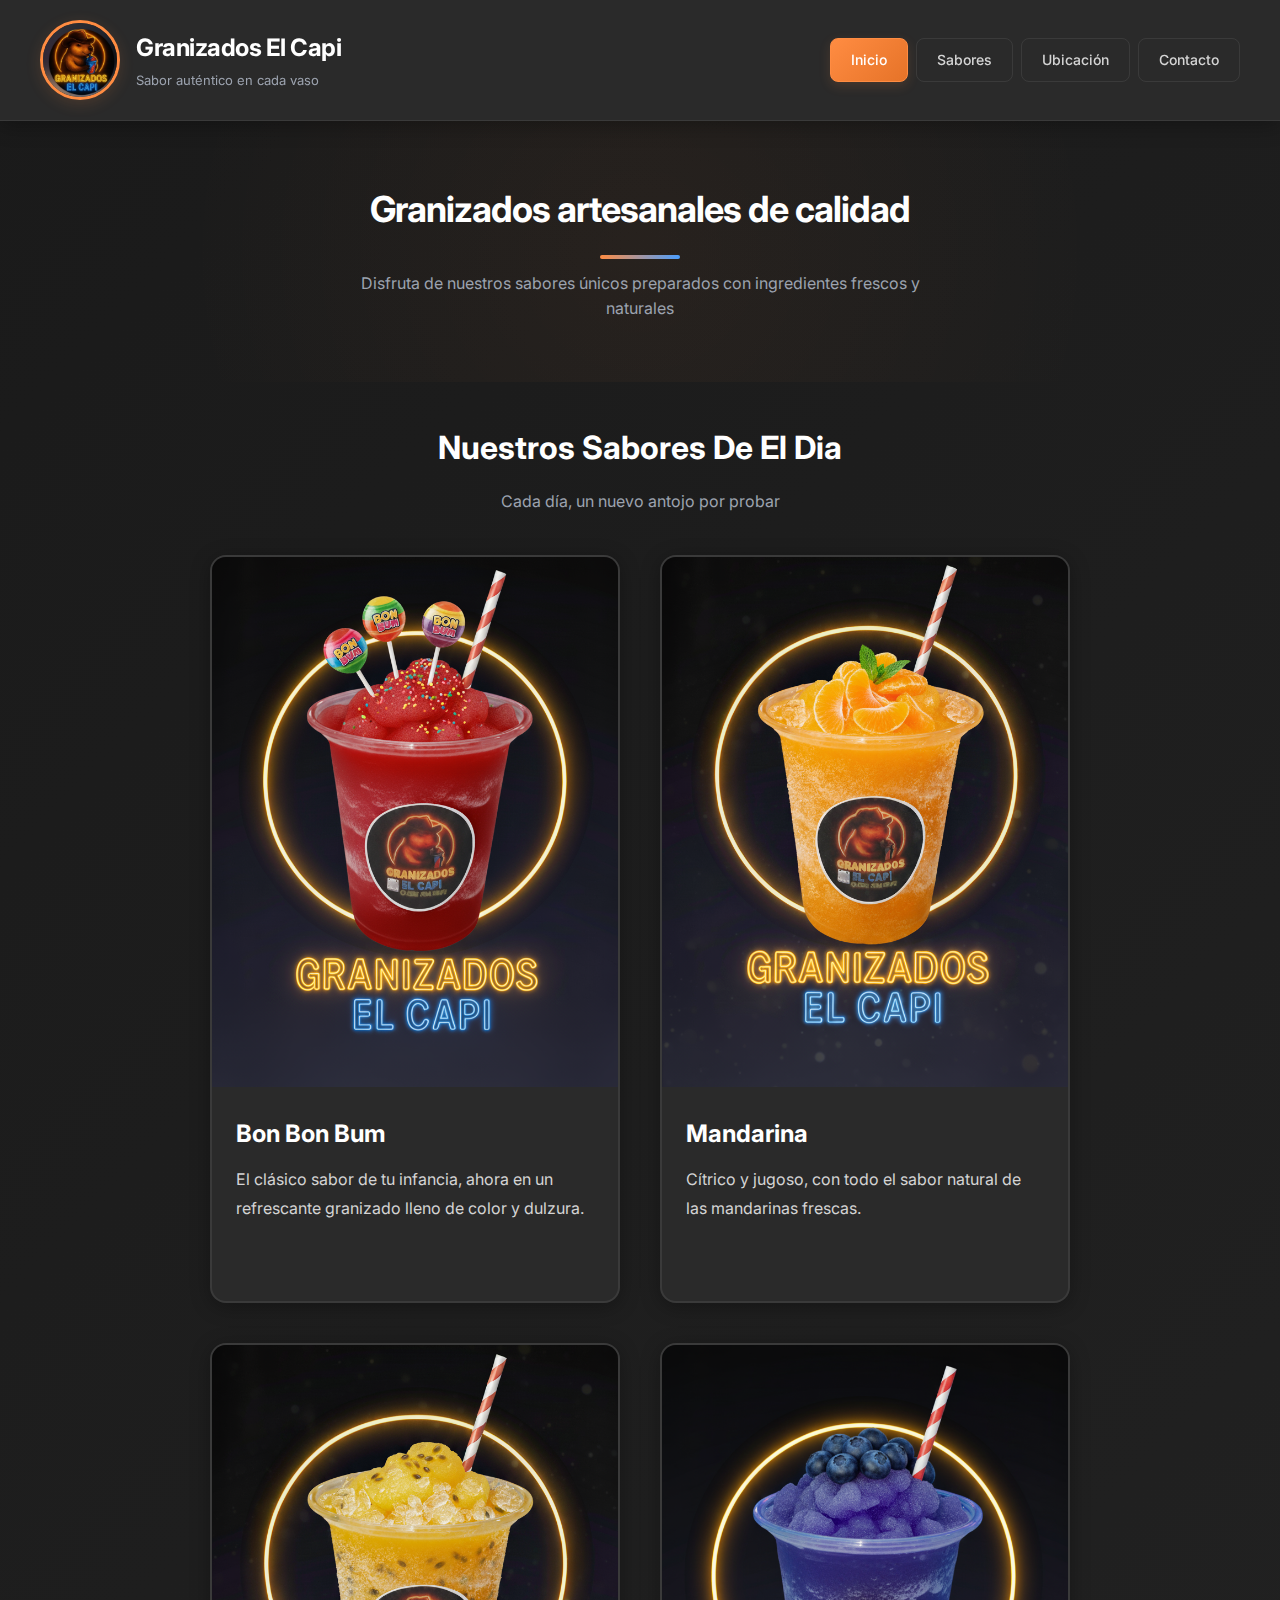
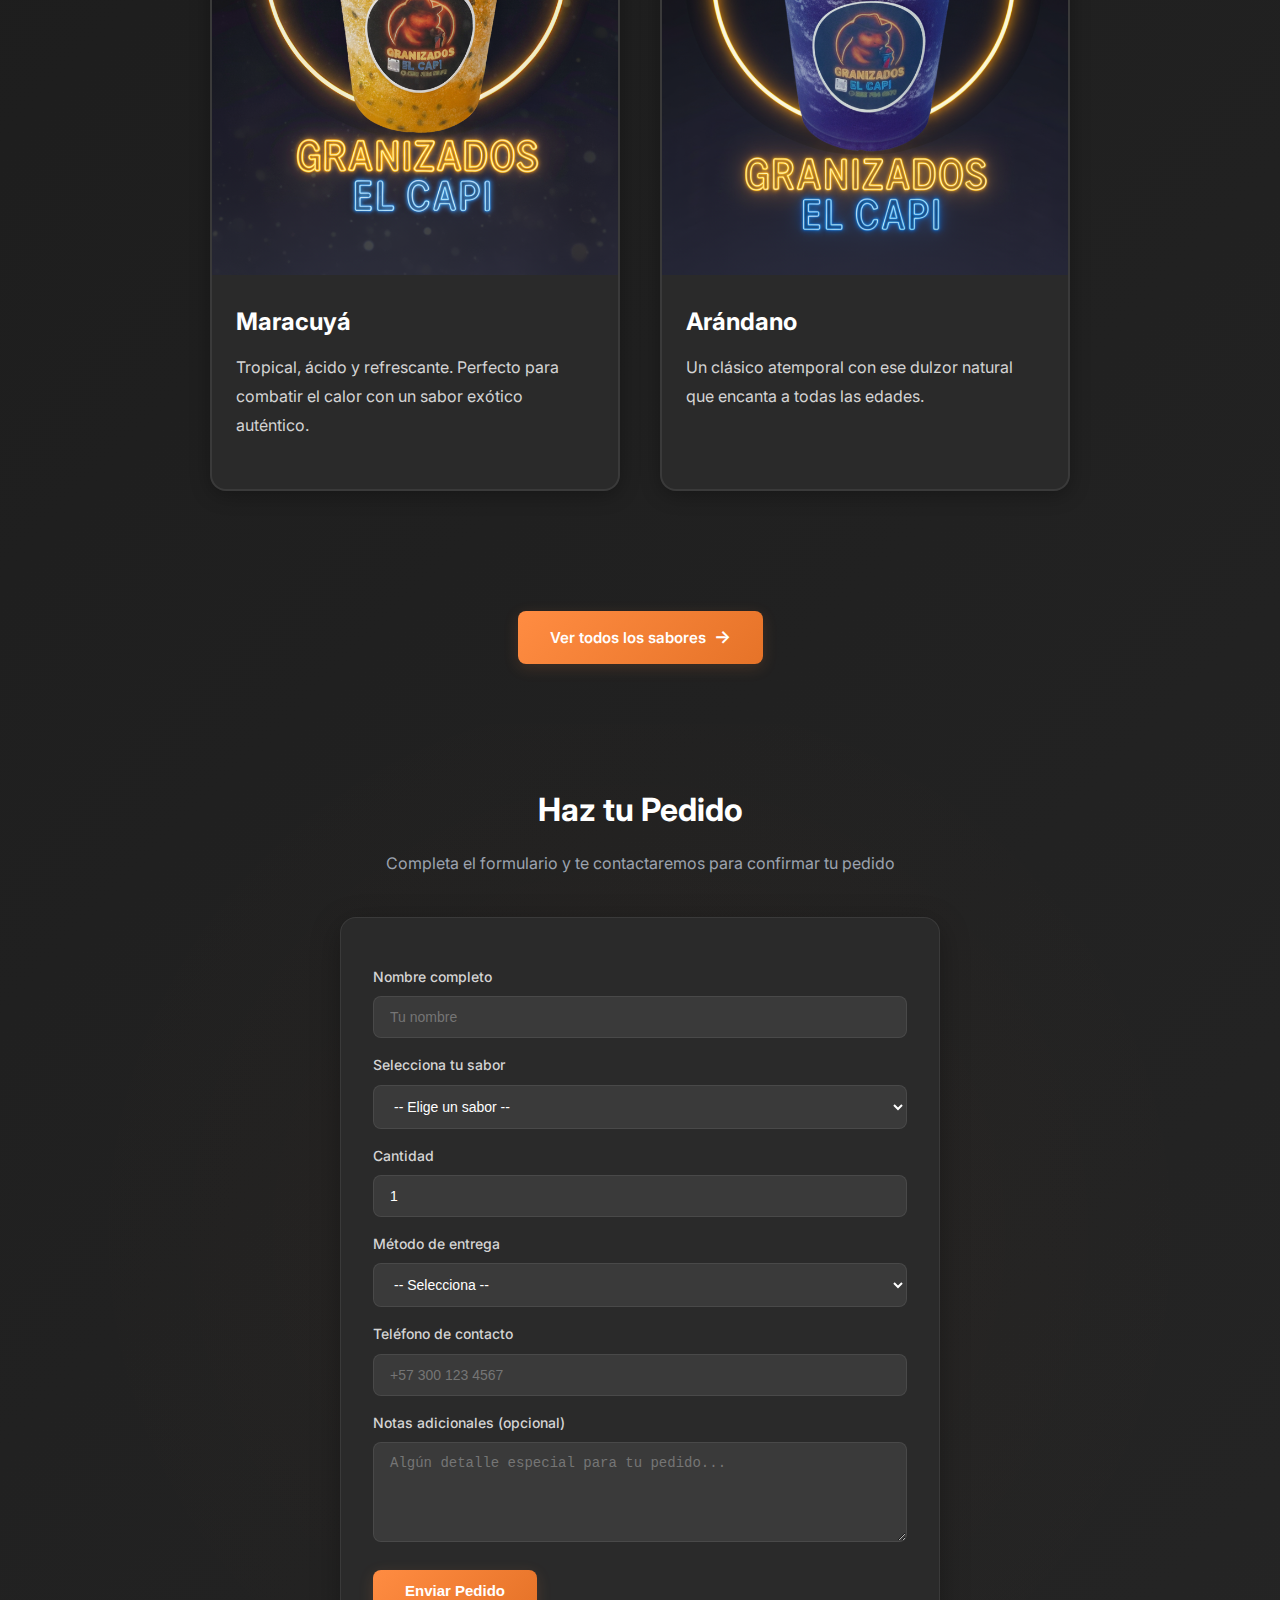
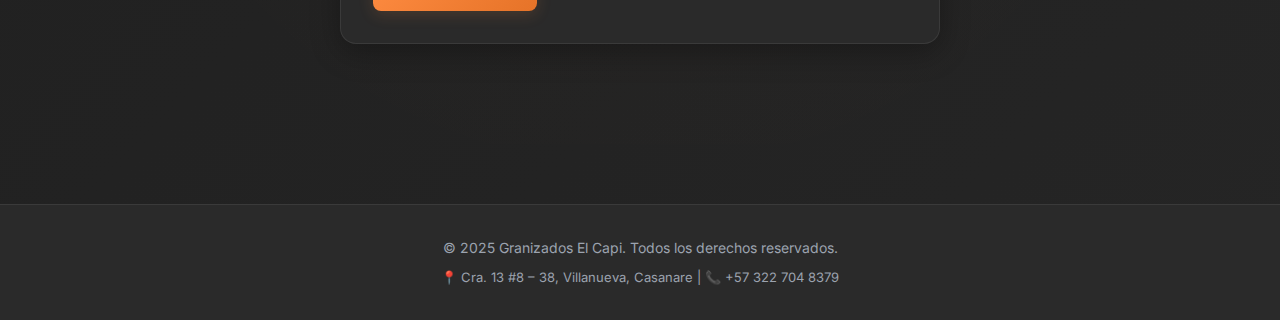
<file: index.html>
<!DOCTYPE html>
<html lang="es">
<head>
  <meta charset="utf-8" />
  <meta name="viewport" content="width=device-width, initial-scale=1" />
  <title>Granizados El Capi - Inicio</title>
  <link rel="preconnect" href="https://fonts.googleapis.com">
  <link rel="preconnect" href="https://fonts.gstatic.com" crossorigin>
  <link href="https://fonts.googleapis.com/css2?family=Inter:wght@400;500;600;700&display=swap" rel="stylesheet">
  <link rel="stylesheet" href="styles.css" />
  <script defer src="script.js"></script>
  <style>
    /* Estilos específicos para el grid 2x2 de la página de inicio */
    .grid-2x2 {
      display: grid;
      grid-template-columns: repeat(2, 1fr);
      gap: 40px;
      padding: 0 20px 60px;
      max-width: 900px;
      margin: 0 auto;
    }

    .grid-2x2 .card {
      background: var(--bg-medium);
      border: 2px solid var(--border-subtle);
      padding: 0;
      border-radius: 16px;
      box-shadow: 0 4px 20px var(--shadow-soft);
      transition: all 0.4s cubic-bezier(0.4, 0, 0.2, 1);
      cursor: pointer;
      overflow: hidden;
      position: relative;
    }

    .grid-2x2 .card img {
      width: 100%;
      height: 530px;
      object-fit: cover;
      object-position: center;
      display: block;
      transition: all 0.4s cubic-bezier(0.4, 0, 0.2, 1);
    }

    .grid-2x2 .card h3 {
      font-size: 24px;
      font-weight: 700;
      color: var(--text-primary);
      margin: 28px 24px 12px;
      transition: color 0.3s ease;
    }

    .grid-2x2 .card p {
      font-size: 16px;
      color: var(--text-secondary);
      line-height: 1.8;
      margin: 0 24px 36px;
      min-height: 100px;
      transition: color 0.3s ease;
    }

    .grid-2x2 .card:hover {
      transform: translateY(-12px) scale(1.02);
      border-color: var(--primary-orange);
      box-shadow: 0 16px 48px var(--shadow-glow), 0 8px 24px var(--shadow-soft);
    }

    .grid-2x2 .card:hover img {
      transform: scale(1.1);
      filter: brightness(1.1);
    }

    .grid-2x2 .card:hover h3 {
      color: var(--primary-orange-light);
    }

    .grid-2x2 .card:hover p {
      color: var(--text-primary);
    }

    /* Animación de entrada */
    @keyframes cardFadeIn {
      from {
        opacity: 0;
        transform: translateY(30px);
      }
      to {
        opacity: 1;
        transform: translateY(0);
      }
    }

    .grid-2x2 .card {
      animation: cardFadeIn 0.6s ease forwards;
    }

    .grid-2x2 .card:nth-child(1) { animation-delay: 0.1s; }
    .grid-2x2 .card:nth-child(2) { animation-delay: 0.2s; }
    .grid-2x2 .card:nth-child(3) { animation-delay: 0.3s; }
    .grid-2x2 .card:nth-child(4) { animation-delay: 0.4s; }

    /* Responsive: En móviles mostrar 1 columna */
    @media (max-width: 768px) {
      .grid-2x2 {
        grid-template-columns: 1fr;
        gap: 28px;
        padding: 0 20px 40px;
      }

      .grid-2x2 .card img {
        height: 280px;
      }

      .grid-2x2 .card h3 {
        font-size: 22px;
        margin: 20px 20px 12px;
      }

      .grid-2x2 .card p {
        font-size: 15px;
        margin: 0 20px 20px;
      }
    }
  </style>
</head>
<body>
  <header class="site-header">
    <div class="brand">
      <img src="img/capibara-logo.jpg" alt="Granizados El Capi Logo" class="logo">
      <div class="titles">
        <h1>Granizados El Capi</h1>
        <p class="tagline">Sabor auténtico en cada vaso</p>
      </div>
    </div>
    <nav class="main-nav">
      <a href="index.html" class="nav-btn active">Inicio</a>
      <a href="sabores.html" class="nav-btn">Sabores</a>
      <a href="ubicacion.html" class="nav-btn">Ubicación</a>
      <a href="contacto.html" class="nav-btn">Contacto</a>
    </nav>
  </header>

  <main>
    <section class="hero">
      <h2>Granizados artesanales de calidad</h2>
      <p>Disfruta de nuestros sabores únicos preparados con ingredientes frescos y naturales</p>
    </section>

    <section class="sabores-preview">
      <div style="max-width: 1400px; margin: 0 auto; padding: 0 40px 60px;">
        <h2 style="text-align: center; font-size: 32px; color: var(--text-primary); margin-bottom: 16px; font-weight: 700;">Nuestros Sabores De El Dia</h2>
        <p style="text-align: center; color: var(--text-muted); margin-bottom: 40px; font-size: 16px;">Cada día, un nuevo antojo por probar</p>
        
        <!-- Grid 2x2 para mostrar las imágenes completas -->
        <div class="grid-2x2">
          <article class="card">
            <img src="img/granizado-bonbonbum.jpg" alt="Granizado Bon Bon Bum">
            <h3>Bon Bon Bum</h3>
            <p>El clásico sabor de tu infancia, ahora en un refrescante granizado lleno de color y dulzura.</p>
          </article>
          <article class="card"> 
            <img src="img/granizado-naranja.jpg" alt="Granizado Halloween">
            <h3>Mandarina</h3>
            <p>Cítrico y jugoso, con todo el sabor natural de las mandarinas frescas.</p>
          </article>
          <article class="card">
            <img src="img/granizado-maracuya.jpg" alt="Granizado de Maracuyá">
            <h3>Maracuyá</h3>
            <p>Tropical, ácido y refrescante. Perfecto para combatir el calor con un sabor exótico auténtico.</p>
          </article>
          <article class="card">
            <img src="img/granizado-arandano.jpg" alt="Granizado de Uva">
            <h3>Arándano</h3>
            <p>Un clásico atemporal con ese dulzor natural que encanta a todas las edades.</p>
          </article>
        </div>
        
        <div style="text-align: center; margin-top: 40px;">
          <a href="sabores.html" class="primary" style="text-decoration: none; display: inline-flex; align-items: center; gap: 8px;">
            Ver todos los sabores
            <span style="font-size: 18px;">→</span>
          </a>
        </div>
      </div>
    </section>

    <section class="pedido" style="background: radial-gradient(circle at center, rgba(255, 140, 66, 0.03) 0%, transparent 70%); padding: 60px 20px;">
      <h2 style="text-align: center; font-size: 32px; color: var(--text-primary); margin-bottom: 16px; font-weight: 700;">Haz tu Pedido</h2>
      <p style="text-align: center; color: var(--text-muted); margin-bottom: 32px; font-size: 16px;">Completa el formulario y te contactaremos para confirmar tu pedido</p>
      
      <form id="pedidoForm" class="form-card">
        <label for="p-nombre">Nombre completo</label>
        <input id="p-nombre" name="nombre" type="text" placeholder="Tu nombre" required>

        <label for="p-sabor">Selecciona tu sabor</label>
        <select id="p-sabor" name="sabor" required>
          <option value="">-- Elige un sabor --</option>
          <option>Bon Bon Bum</option>
          <option>Halloween</option>
          <option>Maracuyá</option>
          <option>Uva</option>
        </select>

        <label for="p-cantidad">Cantidad</label>
        <input id="p-cantidad" name="cantidad" type="number" min="1" max="50" value="1" placeholder="Número de granizados" required>

        <label for="p-metodo">Método de entrega</label>
        <select id="p-metodo" name="metodo" required>
          <option value="">-- Selecciona --</option>
          <option>Recoger en local</option>
          <option>Envío a domicilio</option>
        </select>

        <label for="p-telefono">Teléfono de contacto</label>
        <input id="p-telefono" name="telefono" type="tel" placeholder="+57 300 123 4567" required>

        <label for="p-notas">Notas adicionales (opcional)</label>
        <textarea id="p-notas" name="notas" rows="4" placeholder="Algún detalle especial para tu pedido..."></textarea>

        <button type="submit" class="primary">Enviar Pedido</button>
      </form>
    </section>
  </main>

  <div id="modal" class="modal" aria-hidden="true" onclick="closeModal()">
    <div class="modal-card" onclick="event.stopPropagation()">
      <h3 style="color: var(--text-primary); font-size: 24px; margin-bottom: 12px; font-weight: 600;">¡Pedido Recibido!</h3>
      <p style="color: var(--text-secondary); margin-bottom: 20px; line-height: 1.6;">
        Gracias por tu pedido. Nos pondremos en contacto contigo muy pronto.
      </p>
      <button onclick="closeModal()" class="primary" style="width: 100%;">
        Entendido
      </button>
    </div>
  </div>

  <footer class="site-footer">
    <p>© 2025 Granizados El Capi. Todos los derechos reservados.</p>
    <p style="margin-top: 8px; font-size: 13px;">📍 Cra. 13 #8 – 38, Villanueva, Casanare | 📞 +57 322 704 8379</p>
  </footer>
</body>
</html>
</file>
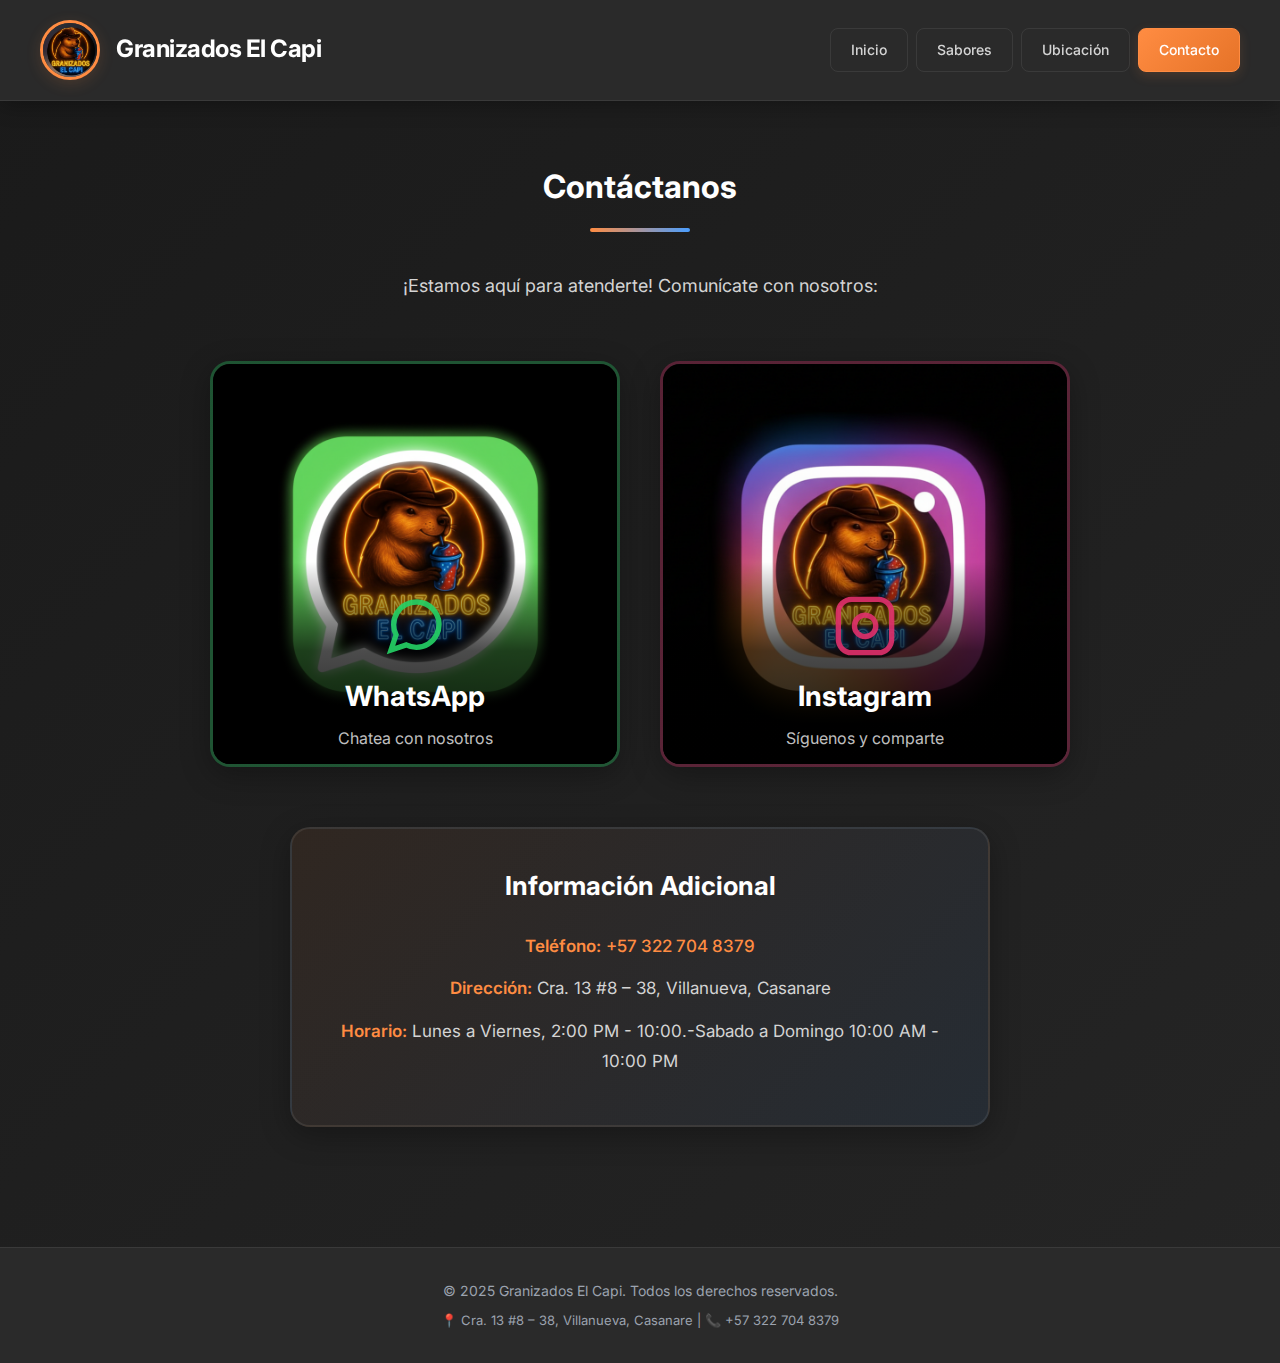
<file: contacto.html>
<!DOCTYPE html>
<html lang="es">
<head>
  <meta charset="utf-8" />
  <meta name="viewport" content="width=device-width, initial-scale=1" />
  <title>Contacto - Granizados El Capi</title>
  <link rel="preconnect" href="https://fonts.googleapis.com">
  <link rel="preconnect" href="https://fonts.gstatic.com" crossorigin>
  <link href="https://fonts.googleapis.com/css2?family=Inter:wght@400;500;600;700&display=swap" rel="stylesheet">
  <link rel="stylesheet" href="styles.css" />
</head>
<body>
  <header class="site-header small">
    <div class="brand">
      <img src="img/capibara-logo.jpg" alt="Granizados El Capi Logo" class="logo">
      <div class="titles">
        <h1>Granizados El Capi</h1>
      </div>
    </div>
    <nav class="main-nav">
      <a href="index.html" class="nav-btn">Inicio</a>
      <a href="sabores.html" class="nav-btn">Sabores</a>
      <a href="ubicacion.html" class="nav-btn">Ubicación</a>
      <a href="contacto.html" class="nav-btn active">Contacto</a>
    </nav>
  </header>

  <main>
    <section class="contacto">
      <h2>Contáctanos</h2>
      <p>¡Estamos aquí para atenderte! Comunícate con nosotros:</p>
      
      <div class="contact-social-grid">
        
        <!-- ============================================
             TARJETA WHATSAPP
             ============================================
             📸 CAMBIA LA IMAGEN AQUÍ:
             Reemplaza el src con tu ruta de imagen
             Ejemplo: src="img/whatsapp-contact.jpg"
        ============================================ -->
        <a href="https://wa.link/zso2s6" target="_blank" rel="noopener noreferrer" class="social-image-card whatsapp-card">
          <div class="social-image-wrapper">
            
            <!-- 🖼️ AQUÍ VA TU IMAGEN DE WHATSAPP -->
            <img src="img/whatsapp-contact.jpg" 
                 alt="Contáctanos por WhatsApp" 
                 class="social-contact-img">
            <!-- Fin imagen WhatsApp -->
            
            <div class="social-overlay">
              <svg class="social-icon-large" viewBox="0 0 24 24" fill="none" stroke="currentColor" stroke-width="2">
                <path d="M21 11.5a8.38 8.38 0 0 1-.9 3.8 8.5 8.5 0 0 1-7.6 4.7 8.38 8.38 0 0 1-3.8-.9L3 21l1.9-5.7a8.38 8.38 0 0 1-.9-3.8 8.5 8.5 0 0 1 4.7-7.6 8.38 8.38 0 0 1 3.8-.9h.5a8.48 8.48 0 0 1 8 8v.5z"></path>
              </svg>
              <h3>WhatsApp</h3>
              <p>Chatea con nosotros</p>
            </div>
          </div>
        </a>

        
        <a href="https://www.instagram.com/granizadoselcapibara/" target="_blank" rel="noopener noreferrer" class="social-image-card instagram-card">
          <div class="social-image-wrapper">
            
            <!-- 🖼️ AQUÍ VA TU IMAGEN DE INSTAGRAM -->
            <img src="img/instagram-contact.jpg" 
                 alt="Síguenos en Instagram" 
                 class="social-contact-img">
            
            <div class="social-overlay">
              <svg class="social-icon-large" viewBox="0 0 24 24" fill="none" stroke="currentColor" stroke-width="2">
                <rect x="2" y="2" width="20" height="20" rx="5" ry="5"></rect>
                <path d="M16 11.37A4 4 0 1 1 12.63 8 4 4 0 0 1 16 11.37z"></path>
                <line x1="17.5" y1="6.5" x2="17.51" y2="6.5"></line>
              </svg>
              <h3>Instagram</h3>
              <p>Síguenos y comparte</p>
            </div>
          </div>
        </a>

      </div>

      <!-- Información de contacto adicional -->
      <div class="contact-info-box">
        <h3>Información Adicional</h3>
        <p><strong>Teléfono:</strong> <a href="tel:+573227048379">+57 322 704 8379</a></p>
        <p><strong>Dirección:</strong> Cra. 13 #8 – 38, Villanueva, Casanare</p>
        <p><strong>Horario:</strong> Lunes a Viernes, 2:00 PM - 10:00.-Sabado a Domingo 10:00 AM - 10:00 PM</p>
      </div>
    </section>
  </main>

  <footer class="site-footer">
    <p>© 2025 Granizados El Capi. Todos los derechos reservados.</p>
    <p style="margin-top: 8px; font-size: 13px;">📍 Cra. 13 #8 – 38, Villanueva, Casanare | 📞 +57 322 704 8379</p>
  </footer>
</body>
</html>
</file>
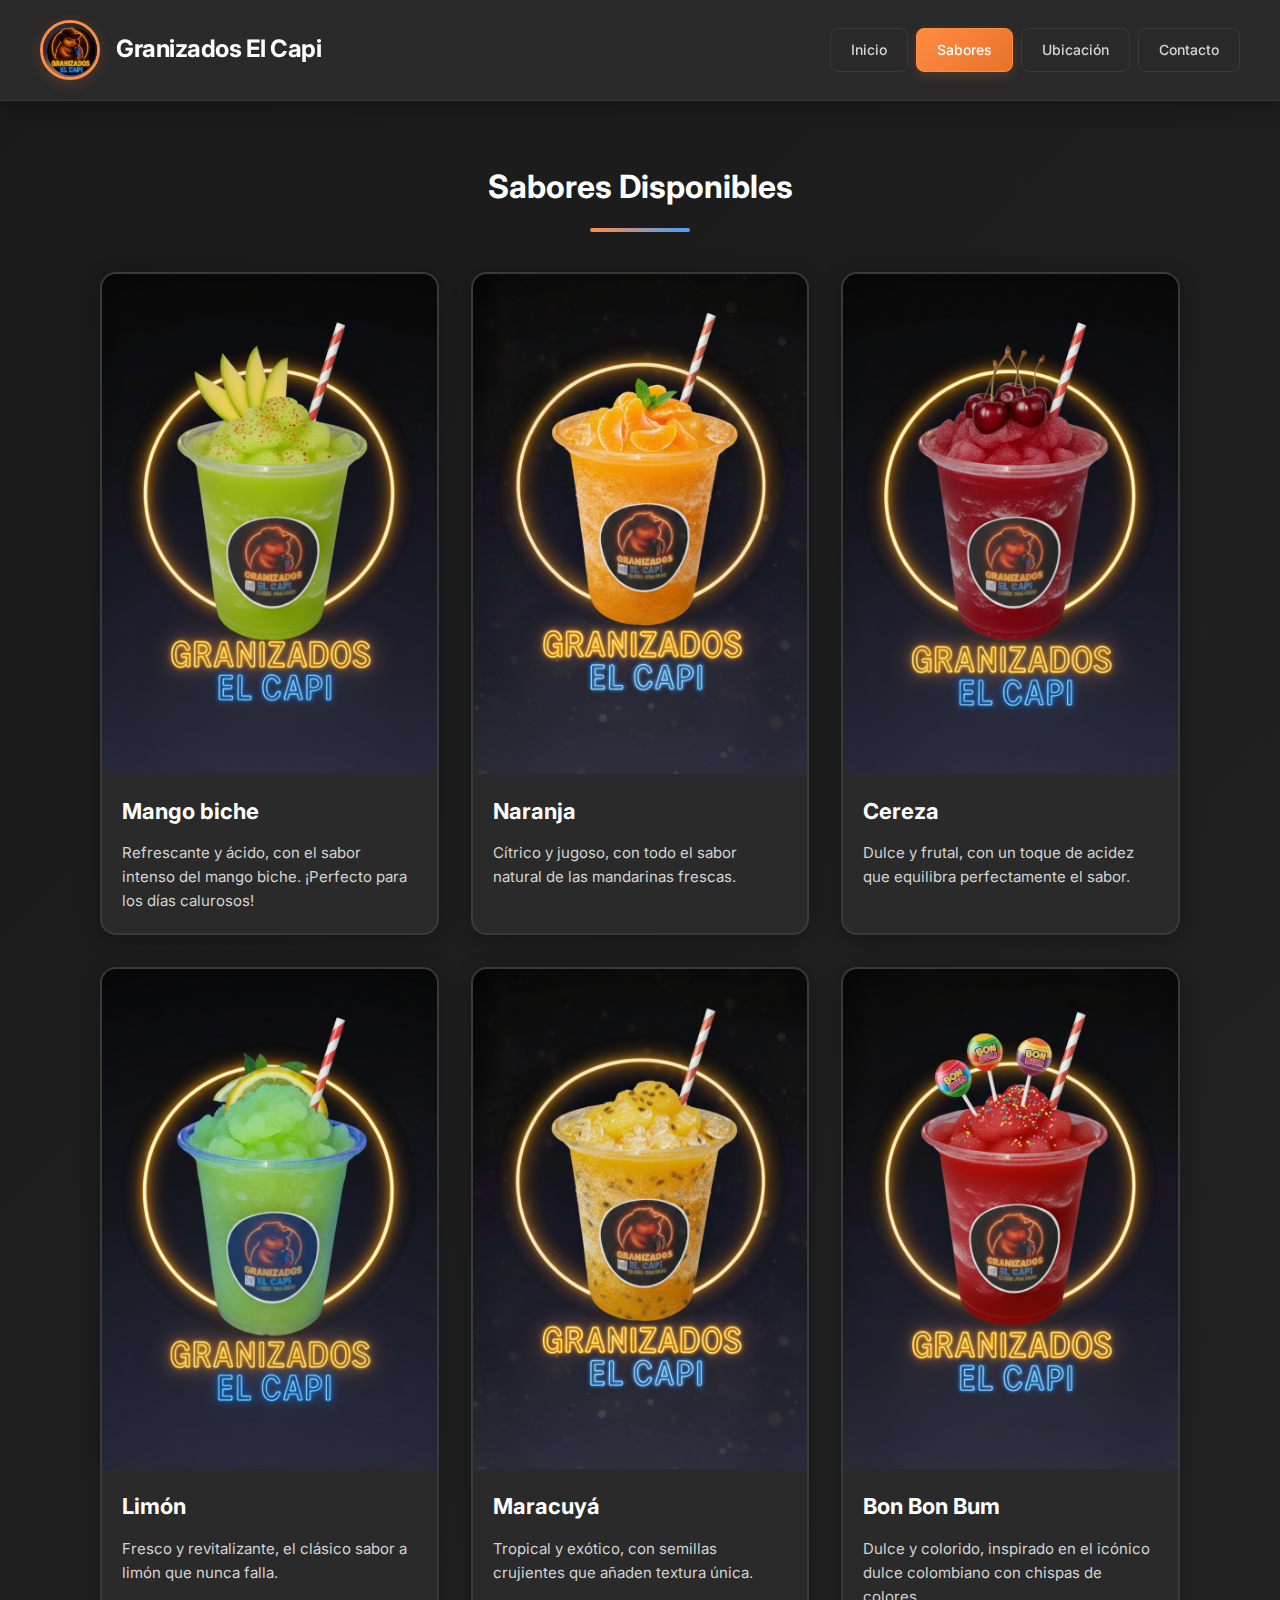
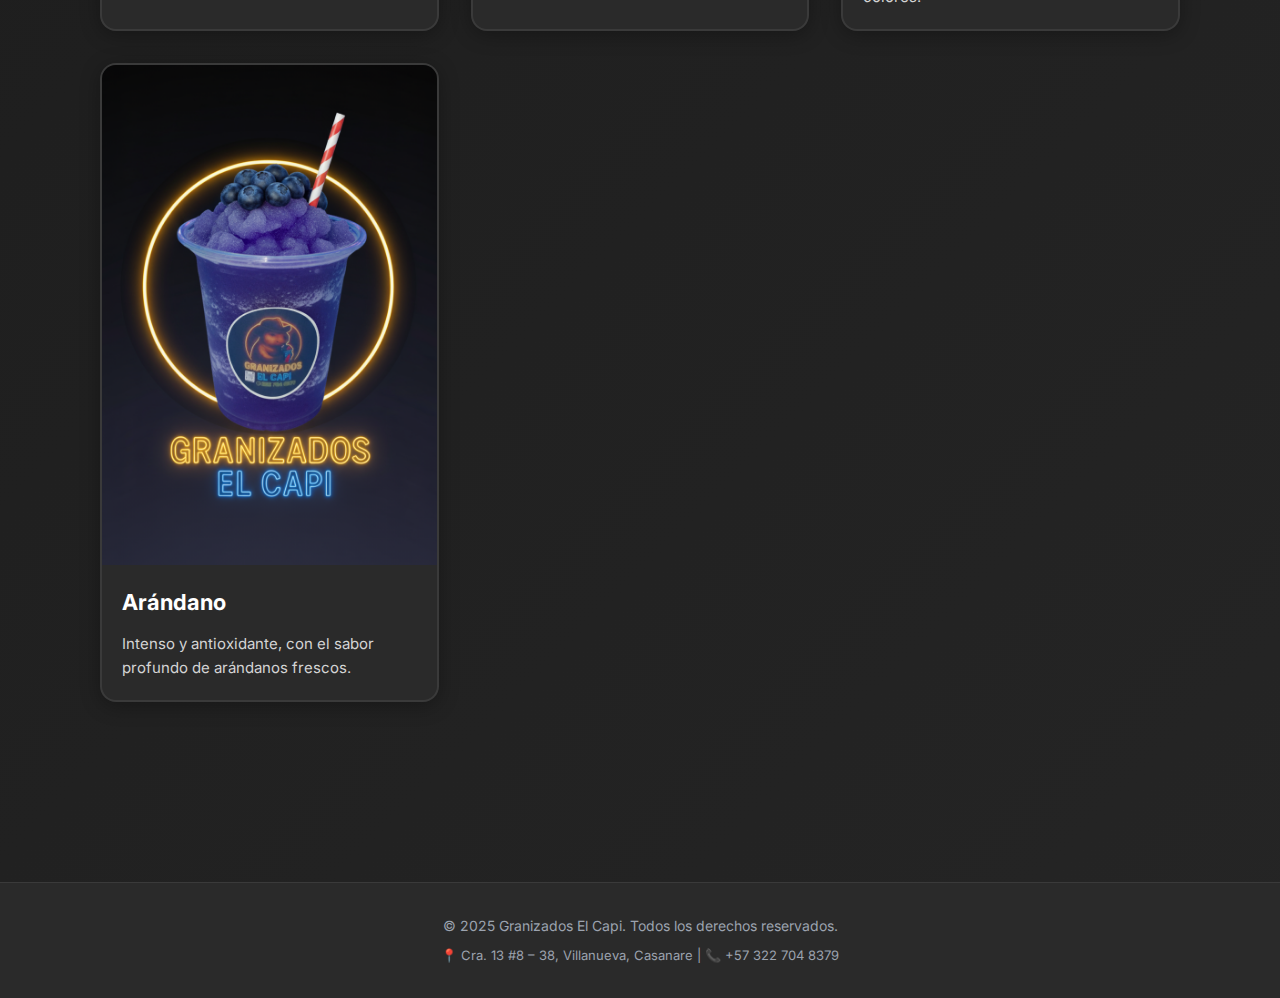
<file: sabores.html>
<!DOCTYPE html>
<html lang="es">
<head>
  <meta charset="utf-8" />
  <meta name="viewport" content="width=device-width, initial-scale=1" />
  <title>Sabores - Granizados El Capi</title>
  <link rel="preconnect" href="https://fonts.googleapis.com">
  <link rel="preconnect" href="https://fonts.gstatic.com" crossorigin>
  <link href="https://fonts.googleapis.com/css2?family=Inter:wght@400;500;600;700&display=swap" rel="stylesheet">
  <link rel="stylesheet" href="styles.css" />
  <script defer src="script.js"></script>
</head>
<body>
  <header class="site-header small">
    <div class="brand">
      <img src="img/capibara-logo.jpg" alt="Granizados El Capi Logo" class="logo">
      <div class="titles">
        <h1>Granizados El Capi</h1>
      </div>
    </div>
    <nav class="main-nav">
      <a href="index.html" class="nav-btn">Inicio</a>
      <a href="sabores.html" class="nav-btn active">Sabores</a>
      <a href="ubicacion.html" class="nav-btn">Ubicación</a>
      <a href="contacto.html" class="nav-btn">Contacto</a>
    </nav>
  </header>

  <main>
    <section class="sabores-list">
      <h2>Sabores Disponibles</h2>
      <div class="grid">
        <article class="card">
          <img src="img/granizado-verde-manzana.jpg" alt="Mango Biche">
          <h3>Mango biche</h3>
          <p>Refrescante y ácido, con el sabor intenso del mango biche. ¡Perfecto para los días calurosos!</p>
        </article>
        <article class="card">
          <img src="img/granizado-naranja.jpg" alt="Mandarina">
          <h3>Naranja</h3>
          <p>Cítrico y jugoso, con todo el sabor natural de las mandarinas frescas.</p>
        </article>
        <article class="card">
          <img src="img/granizado-cereza.jpg" alt="Cereza">
          <h3>Cereza</h3>
          <p>Dulce y frutal, con un toque de acidez que equilibra perfectamente el sabor.</p>
        </article>
        <article class="card">
          <img src="img/granizado-limon.jpg" alt="Limon">
          <h3>Limón</h3>
          <p>Fresco y revitalizante, el clásico sabor a limón que nunca falla.</p>
        </article>
        <article class="card">
          <img src="img/granizado-maracuya.jpg" alt="Maracuyá">
          <h3>Maracuyá</h3>
          <p>Tropical y exótico, con semillas crujientes que añaden textura única.</p>
        </article>
        <article class="card">
          <img src="img/granizado-bonbonbum.jpg" alt="Bon Bon Bum">
          <h3>Bon Bon Bum</h3>
          <p>Dulce y colorido, inspirado en el icónico dulce colombiano con chispas de colores.</p>
        </article>
        <article class="card">
          <img src="img/granizado-arandano.jpg" alt="Arándano">
          <h3>Arándano</h3>
          <p>Intenso y antioxidante, con el sabor profundo de arándanos frescos.</p>
        </article>
      </div>
    </section>
  </main>

  <footer class="site-footer">
    <p>© 2025 Granizados El Capi. Todos los derechos reservados.</p>
    <p style="margin-top: 8px; font-size: 13px;">📍 Cra. 13 #8 – 38, Villanueva, Casanare | 📞 +57 322 704 8379</p>
  </footer>
</body>
</html>
</file>
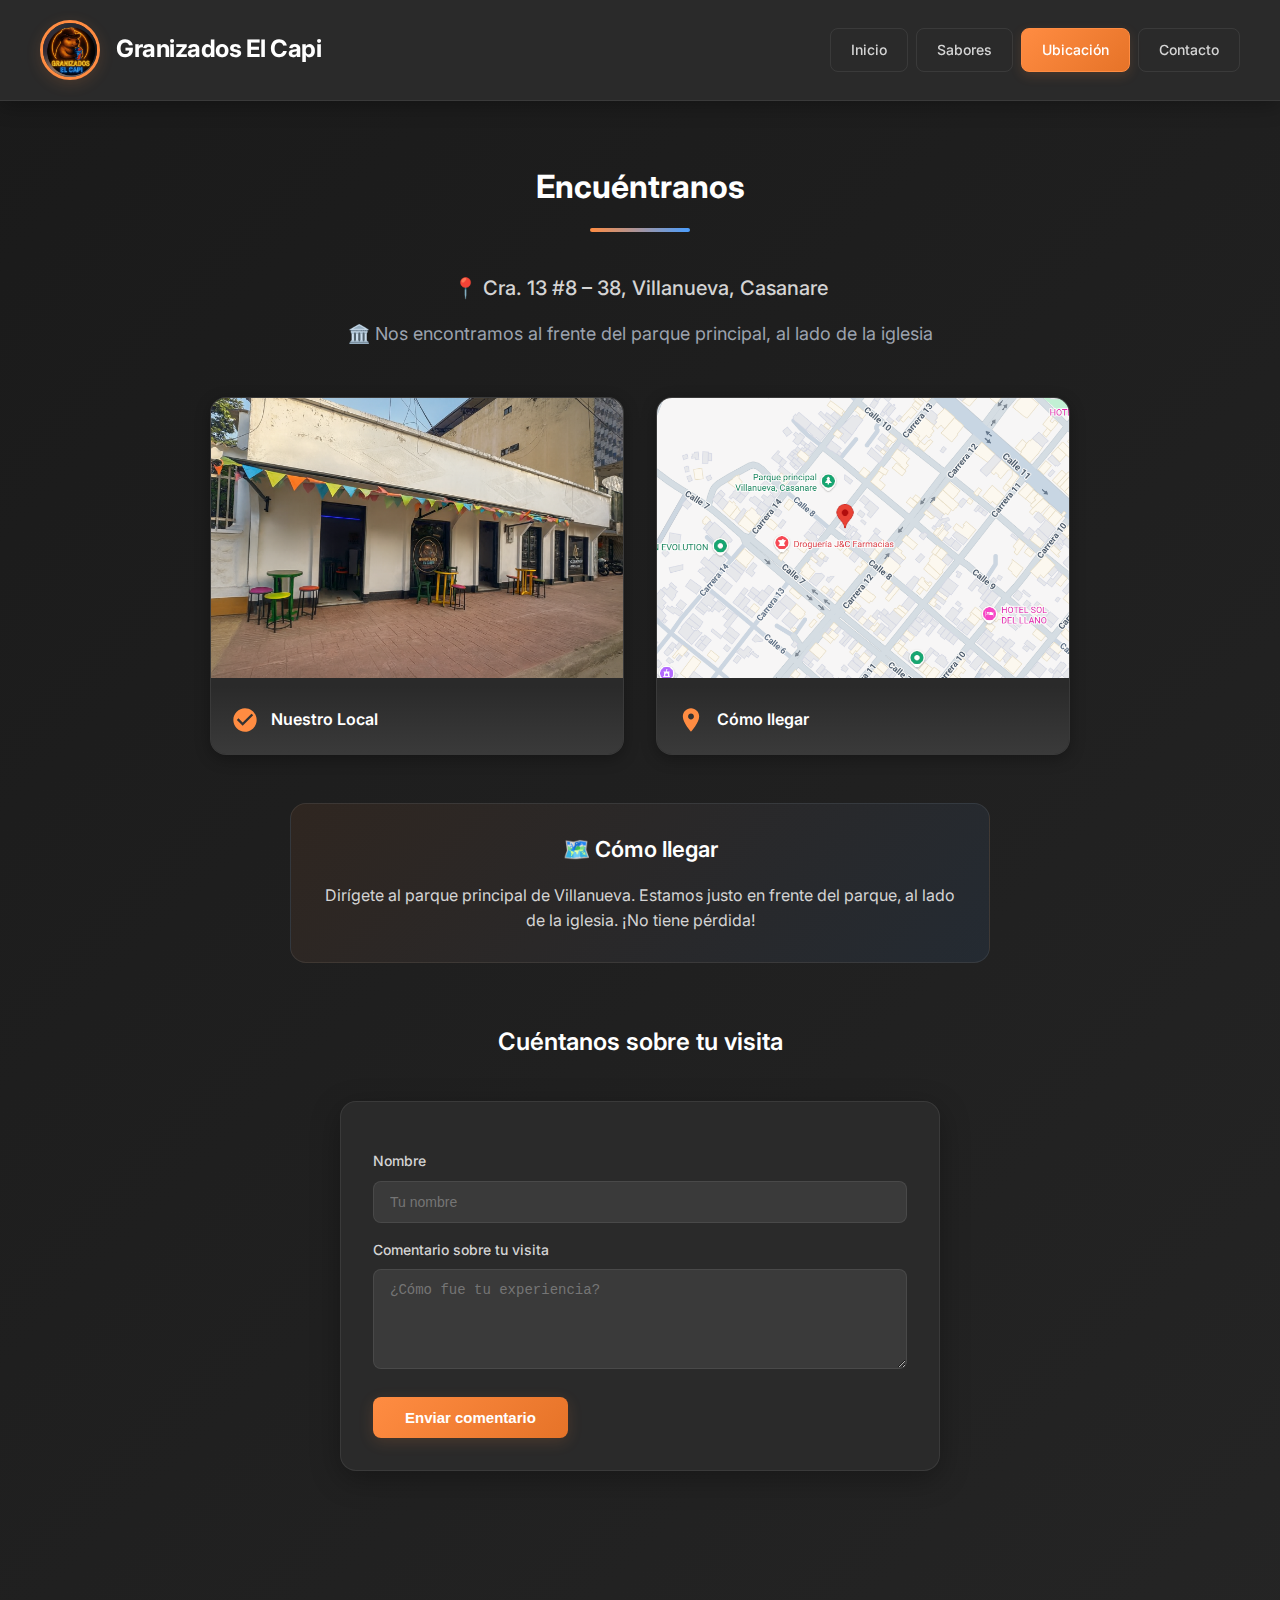
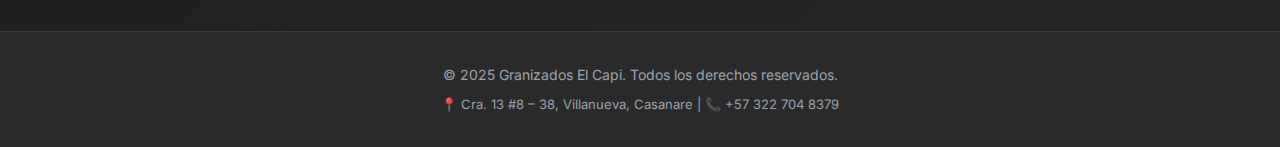
<file: ubicacion.html>
<!DOCTYPE html>
<html lang="es">
<head>
  <meta charset="utf-8" />
  <meta name="viewport" content="width=device-width, initial-scale=1" />
  <title>Ubicación - Granizados El Capi</title>
  <link rel="preconnect" href="https://fonts.googleapis.com">
  <link rel="preconnect" href="https://fonts.gstatic.com" crossorigin>
  <link href="https://fonts.googleapis.com/css2?family=Inter:wght@400;500;600;700&display=swap" rel="stylesheet">
  <link rel="stylesheet" href="styles.css" />
  <script defer src="script.js"></script>
</head>
<body>
  <header class="site-header small">
    <div class="brand">
      <img src="img/capibara-logo.jpg" alt="Granizados El Capi Logo" class="logo">
      <div class="titles">
        <h1>Granizados El Capi</h1>
      </div>
    </div>
    <nav class="main-nav">
      <a href="index.html" class="nav-btn">Inicio</a>
      <a href="sabores.html" class="nav-btn">Sabores</a>
      <a href="ubicacion.html" class="nav-btn active">Ubicación</a>
      <a href="contacto.html" class="nav-btn">Contacto</a>
    </nav>
  </header>

  <main>
    <section class="ubic">
      <h2>Encuéntranos</h2>
      <p style="font-size: 20px; font-weight: 500; margin-bottom: 16px;">📍 Cra. 13 #8 – 38, Villanueva, Casanare</p>
      <p style="font-size: 18px; color: var(--text-muted); margin-bottom: 48px;">
        🏛️ Nos encontramos al frente del parque principal, al lado de la iglesia
      </p>

      <div class="location-images">
        <div class="location-card">
          <img src="img/local.jpg" alt="Local Granizados El Capi" class="location-img">
          <div class="location-label">
            <svg class="location-icon" viewBox="0 0 24 24" fill="currentColor">
              <path d="M12 2C6.48 2 2 6.48 2 12s4.48 10 10 10 10-4.48 10-10S17.52 2 12 2zm-2 15l-5-5 1.41-1.41L10 14.17l7.59-7.59L19 8l-9 9z"/>
            </svg>
            <span>Nuestro Local</span>
          </div>
        </div>

        <div class="location-card">
          <img src="img/mapa.jpg" alt="Mapa de ubicación Villanueva" class="location-img">
          <div class="location-label">
            <svg class="location-icon" viewBox="0 0 24 24" fill="currentColor">
              <path d="M12 2C8.13 2 5 5.13 5 9c0 5.25 7 13 7 13s7-7.75 7-13c0-3.87-3.13-7-7-7zm0 9.5c-1.38 0-2.5-1.12-2.5-2.5s1.12-2.5 2.5-2.5 2.5 1.12 2.5 2.5-1.12 2.5-2.5 2.5z"/>
            </svg>
            <span>Cómo llegar</span>
          </div>
        </div>
      </div>

      <div class="directions-box">
        <h3>🗺️ Cómo llegar</h3>
        <p>Dirígete al parque principal de Villanueva. Estamos justo en frente del parque, al lado de la iglesia. ¡No tiene pérdida!</p>
      </div>

      <h3>Cuéntanos sobre tu visita</h3>
      <form id="ubicForm" class="form-card">
        <label for="u-nombre">Nombre</label>
        <input id="u-nombre" type="text" placeholder="Tu nombre" required>
        
        <label for="u-coment">Comentario sobre tu visita</label>
        <textarea id="u-coment" rows="4" placeholder="¿Cómo fue tu experiencia?" required></textarea>
        
        <button type="submit" class="primary">Enviar comentario</button>
      </form>
    </section>
  </main>

  <div id="modal" class="modal" aria-hidden="true" onclick="closeModal()">
    <div class="modal-card" onclick="event.stopPropagation()">
      <h3 style="color: var(--text-primary); font-size: 24px; margin-bottom: 12px; font-weight: 600;">¡Comentario Recibido!</h3>
      <p style="color: var(--text-secondary); margin-bottom: 20px; line-height: 1.6;">
        Gracias por compartir tu experiencia. Nos alegra que nos hayas visitado.
      </p>
      <button onclick="closeModal()" class="primary" style="width: 100%;">
        Entendido
      </button>
    </div>
  </div>

  <footer class="site-footer">
    <p>© 2025 Granizados El Capi. Todos los derechos reservados.</p>
    <p style="margin-top: 8px; font-size: 13px;">📍 Cra. 13 #8 – 38, Villanueva, Casanare | 📞 +57 322 704 8379</p>
  </footer>
</body>
</html>
</file>
<file: styles.css>
/* styles.css - Tema profesional Granizados El Capi */
:root {
  --bg-dark: #1a1a1a;
  --bg-medium: #2a2a2a;
  --bg-light: #3a3a3a;
  
  --primary-orange: #ff8c42;
  --primary-orange-light: #ffb074;
  --primary-orange-dark: #e67328;
  
  --accent-blue: #4a9eff;
  --accent-blue-light: #7bb8ff;
  
  --text-primary: #ffffff;
  --text-secondary: #d4d4d4;
  --text-muted: #9ca3af;
  
  --border-subtle: rgba(255, 255, 255, 0.08);
  --shadow-soft: rgba(0, 0, 0, 0.3);
  --shadow-glow: rgba(255, 140, 66, 0.15);
}

* {
  box-sizing: border-box;
  margin: 0;
  padding: 0;
}

body {
  font-family: 'Inter', 'Segoe UI', system-ui, -apple-system, sans-serif;
  background: linear-gradient(135deg, var(--bg-dark) 0%, #252525 100%);
  color: var(--text-secondary);
  line-height: 1.6;
  -webkit-font-smoothing: antialiased;
  -moz-osx-font-smoothing: grayscale;
}

/* Header */
.site-header {
  display: flex;
  align-items: center;
  justify-content: space-between;
  padding: 20px 40px;
  background: var(--bg-medium);
  border-bottom: 1px solid var(--border-subtle);
  box-shadow: 0 4px 20px var(--shadow-soft);
  position: sticky;
  top: 0;
  z-index: 100;
  backdrop-filter: blur(10px);
}

.site-header.small .logo {
  width: 60px;
  height: 60px;
}

.brand {
  display: flex;
  align-items: center;
  gap: 16px;
}

.logo {
  width: 80px;
  height: 80px;
  border-radius: 50%;
  object-fit: cover;
  border: 3px solid var(--primary-orange);
  box-shadow: 0 4px 15px var(--shadow-glow);
  transition: transform 0.3s ease;
}

.logo:hover {
  transform: scale(1.05);
}

.titles h1 {
  font-size: 24px;
  font-weight: 700;
  color: var(--text-primary);
  letter-spacing: -0.5px;
  margin-bottom: 2px;
}

.tagline {
  font-size: 13px;
  color: var(--text-muted);
  font-weight: 400;
}

.main-nav {
  display: flex;
  gap: 8px;
}

.nav-btn {
  color: var(--text-secondary);
  text-decoration: none;
  padding: 10px 20px;
  border-radius: 8px;
  background: transparent;
  border: 1px solid var(--border-subtle);
  font-size: 14px;
  font-weight: 500;
  transition: all 0.3s ease;
  position: relative;
  overflow: hidden;
}

.nav-btn::before {
  content: '';
  position: absolute;
  top: 0;
  left: -100%;
  width: 100%;
  height: 100%;
  background: linear-gradient(90deg, transparent, rgba(255, 140, 66, 0.1), transparent);
  transition: left 0.5s ease;
}

.nav-btn:hover::before {
  left: 100%;
}

.nav-btn:hover {
  color: var(--text-primary);
  border-color: var(--primary-orange);
  background: rgba(255, 140, 66, 0.05);
  transform: translateY(-2px);
}

.nav-btn.active {
  color: var(--text-primary);
  background: linear-gradient(135deg, var(--primary-orange) 0%, var(--primary-orange-dark) 100%);
  border-color: var(--primary-orange);
  box-shadow: 0 4px 12px var(--shadow-glow);
}

/* Hero */
.hero {
  padding: 60px 20px;
  text-align: center;
  background: radial-gradient(circle at center, rgba(255, 140, 66, 0.05) 0%, transparent 70%);
  margin-bottom: 40px;
}

.hero h2 {
  font-size: 36px;
  font-weight: 700;
  color: var(--text-primary);
  margin-bottom: 12px;
  letter-spacing: -1px;
}

.hero h2::after {
  content: '';
  display: block;
  width: 80px;
  height: 4px;
  background: linear-gradient(90deg, var(--primary-orange), var(--accent-blue));
  margin: 16px auto 0;
  border-radius: 2px;
}

.hero p {
  font-size: 16px;
  color: var(--text-muted);
  max-width: 600px;
  margin: 0 auto;
}

/* Sections */
.contacto, .sabores-list, .ubic {
  max-width: 1200px;
  margin: 0 auto;
  padding: 60px 40px;
}

.contacto h2, .sabores-list h2, .ubic h2 {
  text-align: center;
  font-size: 32px;
  color: var(--text-primary);
  margin-bottom: 40px;
  font-weight: 700;
  position: relative;
  padding-bottom: 20px;
}

.contacto h2::after, .sabores-list h2::after, .ubic h2::after {
  content: '';
  position: absolute;
  bottom: 0;
  left: 50%;
  transform: translateX(-50%);
  width: 100px;
  height: 4px;
  background: linear-gradient(90deg, var(--primary-orange), var(--accent-blue));
  border-radius: 2px;
}

.contacto p {
  text-align: center;
  font-size: 18px;
  margin: 16px 0;
  color: var(--text-secondary);
}

.contacto a, .ubic p a {
  color: var(--primary-orange);
  text-decoration: none;
  transition: color 0.3s ease;
}

.contacto a:hover, .ubic p a:hover {
  color: var(--primary-orange-light);
  text-decoration: underline;
}

.ubic p {
  text-align: center;
  font-size: 18px;
  margin-bottom: 32px;
  color: var(--text-secondary);
}

.map-wrap {
  width: 100%;
  max-width: 800px;
  height: 400px;
  margin: 0 auto 40px;
  border-radius: 12px;
  overflow: hidden;
  border: 1px solid var(--border-subtle);
  box-shadow: 0 4px 15px var(--shadow-soft);
}

.map-wrap iframe {
  width: 100%;
  height: 100%;
  border: none;
}

.ubic h3, .opiniones h3 {
  text-align: center;
  font-size: 24px;
  color: var(--text-primary);
  margin: 40px 0 24px;
  font-weight: 600;
}

.opiniones {
  max-width: 600px;
  margin: 60px auto 0;
}

/* Location Images */
.location-images {
  display: grid;
  grid-template-columns: repeat(auto-fit, minmax(320px, 1fr));
  gap: 32px;
  max-width: 900px;
  margin: 0 auto 48px;
  padding: 0 20px;
}

.location-card {
  background: var(--bg-medium);
  border: 1px solid var(--border-subtle);
  border-radius: 16px;
  overflow: hidden;
  transition: all 0.4s ease;
  box-shadow: 0 4px 15px var(--shadow-soft);
}

.location-card:hover {
  transform: translateY(-8px);
  box-shadow: 0 12px 35px var(--shadow-glow);
  border-color: var(--primary-orange);
}

.location-img {
  width: 100%;
  height: 280px;
  object-fit: cover;
  transition: transform 0.4s ease;
}

.location-card:hover .location-img {
  transform: scale(1.08);
}

.location-label {
  padding: 20px;
  display: flex;
  align-items: center;
  gap: 12px;
  background: linear-gradient(180deg, var(--bg-medium) 0%, var(--bg-light) 100%);
}

.location-icon {
  width: 28px;
  height: 28px;
  color: var(--primary-orange);
  flex-shrink: 0;
}

.location-label span {
  font-size: 16px;
  font-weight: 600;
  color: var(--text-primary);
}

.directions-box {
  max-width: 700px;
  margin: 0 auto 60px;
  padding: 28px;
  background: linear-gradient(135deg, rgba(255, 140, 66, 0.08) 0%, rgba(74, 158, 255, 0.08) 100%);
  border: 1px solid var(--border-subtle);
  border-radius: 16px;
  text-align: center;
}

.directions-box h3 {
  font-size: 22px;
  color: var(--text-primary);
  margin: 0 0 16px;
  font-weight: 600;
}

.directions-box p {
  font-size: 16px;
  color: var(--text-secondary);
  line-height: 1.6;
  margin: 0;
}

/* Contact Icons */
.contact-icons {
  display: grid;
  grid-template-columns: repeat(auto-fit, minmax(280px, 1fr));
  gap: 32px;
  max-width: 800px;
  margin: 0 auto 40px;
  padding: 0 20px;
}

.contact-card {
  background: var(--bg-medium);
  border: 2px solid var(--border-subtle);
  border-radius: 20px;
  padding: 48px 32px;
  text-align: center;
  text-decoration: none;
  transition: all 0.4s ease;
  position: relative;
  overflow: hidden;
}

.contact-card::before {
  content: '';
  position: absolute;
  top: 0;
  left: 0;
  right: 0;
  bottom: 0;
  background: linear-gradient(135deg, transparent 0%, rgba(255, 255, 255, 0.03) 100%);
  opacity: 0;
  transition: opacity 0.4s ease;
}

.contact-card:hover::before {
  opacity: 1;
}

.contact-card:hover {
  transform: translateY(-12px) scale(1.02);
  box-shadow: 0 20px 60px rgba(0, 0, 0, 0.4);
}

.contact-card.whatsapp {
  border-color: rgba(37, 211, 102, 0.3);
}

.contact-card.whatsapp:hover {
  border-color: #25d366;
  box-shadow: 0 20px 60px rgba(37, 211, 102, 0.3);
}

.contact-card.instagram {
  border-color: rgba(225, 48, 108, 0.3);
}

.contact-card.instagram:hover {
  border-color: #e1306c;
  box-shadow: 0 20px 60px rgba(225, 48, 108, 0.3);
}

.contact-icon {
  width: 80px;
  height: 80px;
  margin: 0 auto 24px;
  display: block;
  transition: all 0.4s ease;
}

.contact-card.whatsapp .contact-icon {
  color: #25d366;
}

.contact-card.instagram .contact-icon {
  color: #e1306c;
}

.contact-card:hover .contact-icon {
  transform: scale(1.15) rotate(5deg);
  filter: drop-shadow(0 4px 20px currentColor);
}

.contact-card h3 {
  font-size: 26px;
  font-weight: 700;
  color: var(--text-primary);
  margin: 0 0 12px;
}

.contact-card p {
  font-size: 18px;
  color: var(--text-secondary);
  margin: 0 0 20px;
  font-weight: 500;
}

.contact-badge {
  display: inline-block;
  padding: 10px 24px;
  border-radius: 999px;
  font-size: 14px;
  font-weight: 600;
  transition: all 0.3s ease;
}

.contact-card.whatsapp .contact-badge {
  background: rgba(37, 211, 102, 0.15);
  color: #25d366;
  border: 1px solid rgba(37, 211, 102, 0.3);
}

.contact-card.whatsapp:hover .contact-badge {
  background: #25d366;
  color: white;
  transform: scale(1.05);
}

.contact-card.instagram .contact-badge {
  background: rgba(225, 48, 108, 0.15);
  color: #e1306c;
  border: 1px solid rgba(225, 48, 108, 0.3);
}

.contact-card.instagram:hover .contact-badge {
  background: linear-gradient(45deg, #f09433 0%, #e6683c 25%, #dc2743 50%, #cc2366 75%, #bc1888 100%);
  color: white;
  transform: scale(1.05);
}

/* ============================================
   NUEVA SECCIÓN: Tarjetas Sociales con Imagen
   ============================================ */

/* Grid de tarjetas sociales con imagen */
.contact-social-grid {
  display: grid;
  grid-template-columns: repeat(auto-fit, minmax(320px, 1fr));
  gap: 40px;
  max-width: 900px;
  margin: 60px auto;
  padding: 0 20px;
}

.social-image-card {
  position: relative;
  border-radius: 20px;
  overflow: hidden;
  text-decoration: none;
  display: block;
  box-shadow: 0 8px 30px var(--shadow-soft);
  transition: all 0.5s cubic-bezier(0.4, 0, 0.2, 1);
  border: 3px solid transparent;
}

.social-image-card:hover {
  transform: translateY(-16px) scale(1.03);
}

.social-image-card.whatsapp-card {
  border-color: rgba(37, 211, 102, 0.3);
}

.social-image-card.whatsapp-card:hover {
  border-color: #25d366;
  box-shadow: 0 20px 70px rgba(37, 211, 102, 0.4);
}

.social-image-card.instagram-card {
  border-color: rgba(225, 48, 108, 0.3);
}

.social-image-card.instagram-card:hover {
  border-color: #e1306c;
  box-shadow: 0 20px 70px rgba(225, 48, 108, 0.4);
}

.social-image-wrapper {
  position: relative;
  width: 100%;
  height: 400px;
  overflow: hidden;
}

.social-contact-img {
  width: 100%;
  height: 100%;
  object-fit: cover;
  transition: all 0.5s ease;
  display: block;
}

.social-image-card:hover .social-contact-img {
  transform: scale(1.15);
  filter: brightness(0.7);
}

/* Overlay con información */
.social-overlay {
  position: absolute;
  bottom: 0;
  left: 0;
  right: 0;
  padding: 32px;
  background: linear-gradient(to top, rgba(0, 0, 0, 0.95) 0%, rgba(0, 0, 0, 0.7) 60%, transparent 100%);
  transform: translateY(20px);
  transition: all 0.5s cubic-bezier(0.4, 0, 0.2, 1);
  text-align: center;
}

.social-image-card:hover .social-overlay {
  transform: translateY(0);
  background: linear-gradient(to top, rgba(0, 0, 0, 0.98) 0%, rgba(0, 0, 0, 0.85) 70%, transparent 100%);
}

.social-icon-large {
  width: 64px;
  height: 64px;
  margin: 0 auto 16px;
  display: block;
  transition: all 0.4s ease;
  opacity: 0.9;
}

.whatsapp-card .social-icon-large {
  color: #25d366;
}

.instagram-card .social-icon-large {
  color: #e1306c;
}

.social-image-card:hover .social-icon-large {
  transform: scale(1.2) rotate(5deg);
  opacity: 1;
  filter: drop-shadow(0 4px 20px currentColor);
}

.social-overlay h3 {
  font-size: 28px;
  font-weight: 700;
  color: var(--text-primary);
  margin: 0 0 8px;
  transition: all 0.3s ease;
}

.social-image-card:hover .social-overlay h3 {
  transform: translateY(-4px);
}

.whatsapp-card:hover .social-overlay h3 {
  color: #25d366;
}

.instagram-card:hover .social-overlay h3 {
  color: #e1306c;
}

.social-overlay p {
  font-size: 16px;
  color: var(--text-secondary);
  margin: 0;
  opacity: 0.9;
  transition: all 0.3s ease;
}

.social-image-card:hover .social-overlay p {
  color: var(--text-primary);
  opacity: 1;
}

/* Caja de información adicional */
.contact-info-box {
  max-width: 700px;
  margin: 60px auto 0;
  padding: 36px;
  background: linear-gradient(135deg, rgba(255, 140, 66, 0.08) 0%, rgba(74, 158, 255, 0.08) 100%);
  border: 2px solid var(--border-subtle);
  border-radius: 20px;
  text-align: center;
  box-shadow: 0 8px 30px var(--shadow-soft);
  transition: all 0.4s ease;
}

.contact-info-box:hover {
  transform: translateY(-4px);
  border-color: var(--primary-orange);
  box-shadow: 0 12px 40px var(--shadow-glow);
}

.contact-info-box h3 {
  font-size: 26px;
  color: var(--text-primary);
  margin: 0 0 24px;
  font-weight: 700;
}

.contact-info-box p {
  font-size: 17px;
  color: var(--text-secondary);
  line-height: 1.8;
  margin: 12px 0;
}

.contact-info-box p strong {
  color: var(--primary-orange);
  font-weight: 600;
}

.contact-info-box a {
  color: var(--primary-orange);
  text-decoration: none;
  transition: all 0.3s ease;
  font-weight: 500;
}

.contact-info-box a:hover {
  color: var(--primary-orange-light);
  text-decoration: underline;
}

/* Grid cards - MEJORADO PARA SABORES */
.grid {
  display: grid;
  grid-template-columns: repeat(auto-fit, minmax(300px, 1fr));
  gap: 32px;
  padding: 0 20px 60px;
  max-width: 1400px;
  margin: 0 auto;
}

.card {
  background: var(--bg-medium);
  border: 2px solid var(--border-subtle);
  padding: 0;
  border-radius: 16px;
  box-shadow: 0 4px 20px var(--shadow-soft);
  transition: all 0.4s cubic-bezier(0.4, 0, 0.2, 1);
  cursor: pointer;
  overflow: hidden;
  position: relative;
}

.card::before {
  content: '';
  position: absolute;
  top: 0;
  left: 0;
  right: 0;
  bottom: 0;
  background: linear-gradient(135deg, rgba(255, 140, 66, 0.05) 0%, rgba(74, 158, 255, 0.05) 100%);
  opacity: 0;
  transition: opacity 0.4s ease;
  pointer-events: none;
  z-index: 1;
}

.card:hover::before {
  opacity: 1;
}

.card img {
  width: 100%;
  height: 500px;
  object-fit: cover;
  border-radius: 0;
  margin-bottom: 0;
  transition: all 0.4s cubic-bezier(0.4, 0, 0.2, 1);
  display: block;
}

.card h3 {
  font-size: 22px;
  font-weight: 700;
  color: var(--text-primary);
  margin: 20px 20px 12px;
  position: relative;
  z-index: 2;
  transition: color 0.3s ease;
}

.card p {
  font-size: 15px;
  color: var(--text-secondary);
  line-height: 1.6;
  margin: 0 20px 20px;
  position: relative;
  z-index: 2;
  transition: color 0.3s ease;
}

.card:hover {
  transform: translateY(-12px) scale(1.02);
  border-color: var(--primary-orange);
  box-shadow: 0 16px 48px var(--shadow-glow), 0 8px 24px var(--shadow-soft);
}

.card:hover img {
  transform: scale(1.1);
  filter: brightness(1.1);
}

.card:hover h3 {
  color: var(--primary-orange-light);
}

.card:hover p {
  color: var(--text-primary);
}

/* Animación de entrada para las cards */
@keyframes cardFadeIn {
  from {
    opacity: 0;
    transform: translateY(30px);
  }
  to {
    opacity: 1;
    transform: translateY(0);
  }
}

.card {
  animation: cardFadeIn 0.6s ease forwards;
}

.card:nth-child(1) { animation-delay: 0.1s; }
.card:nth-child(2) { animation-delay: 0.2s; }
.card:nth-child(3) { animation-delay: 0.3s; }
.card:nth-child(4) { animation-delay: 0.4s; }
.card:nth-child(5) { animation-delay: 0.5s; }
.card:nth-child(6) { animation-delay: 0.6s; }
.card:nth-child(7) { animation-delay: 0.7s; }

/* Formulario */
.form-card {
  max-width: 600px;
  margin: 40px auto;
  padding: 32px;
  background: var(--bg-medium);
  border-radius: 16px;
  border: 1px solid var(--border-subtle);
  box-shadow: 0 8px 30px var(--shadow-soft);
}

.form-card label {
  display: block;
  text-align: left;
  font-size: 14px;
  font-weight: 500;
  margin: 16px 0 8px;
  color: var(--text-secondary);
}

.form-card input,
.form-card select,
.form-card textarea {
  width: 100%;
  padding: 12px 16px;
  border-radius: 8px;
  border: 1px solid var(--border-subtle);
  background: var(--bg-light);
  color: var(--text-primary);
  font-size: 14px;
  outline: none;
  transition: all 0.3s ease;
}

.form-card input:focus,
.form-card select:focus,
.form-card textarea:focus {
  border-color: var(--primary-orange);
  box-shadow: 0 0 0 3px rgba(255, 140, 66, 0.1);
}

.form-card textarea {
  resize: vertical;
  min-height: 100px;
}

.primary {
  display: inline-block;
  margin-top: 20px;
  padding: 12px 32px;
  border-radius: 8px;
  border: none;
  background: linear-gradient(135deg, var(--primary-orange) 0%, var(--primary-orange-dark) 100%);
  color: var(--text-primary);
  font-size: 15px;
  font-weight: 600;
  cursor: pointer;
  box-shadow: 0 4px 15px var(--shadow-glow);
  transition: all 0.3s ease;
}

.primary:hover {
  transform: translateY(-2px);
  box-shadow: 0 6px 20px var(--shadow-glow);
}

.primary:active {
  transform: translateY(0);
}

/* Modal */
.modal {
  display: none;
  position: fixed;
  inset: 0;
  align-items: center;
  justify-content: center;
  background: rgba(0, 0, 0, 0.75);
  backdrop-filter: blur(8px);
  z-index: 1000;
  animation: fadeIn 0.3s ease;
}

.modal-card {
  width: 90%;
  max-width: 500px;
  padding: 32px;
  border-radius: 16px;
  background: var(--bg-medium);
  border: 1px solid var(--border-subtle);
  box-shadow: 0 20px 60px rgba(0, 0, 0, 0.5);
  animation: slideUp 0.4s ease;
}

@keyframes fadeIn {
  from { opacity: 0; }
  to { opacity: 1; }
}

@keyframes slideUp {
  from {
    transform: translateY(30px);
    opacity: 0;
  }
  to {
    transform: translateY(0);
    opacity: 1;
  }
}

/* Footer */
.site-footer {
  text-align: center;
  padding: 32px 20px;
  color: var(--text-muted);
  border-top: 1px solid var(--border-subtle);
  margin-top: 60px;
  background: var(--bg-medium);
}

.site-footer p {
  font-size: 14px;
}

/* Tabs */
.tab-container {
  display: flex;
  justify-content: center;
  gap: 8px;
  margin-bottom: 40px;
  flex-wrap: wrap;
  padding: 0 20px;
}

.tab-btn {
  padding: 12px 24px;
  border: 1px solid var(--border-subtle);
  background: transparent;
  color: var(--text-secondary);
  border-radius: 8px;
  cursor: pointer;
  font-size: 14px;
  font-weight: 500;
  transition: all 0.3s ease;
}

.tab-btn:hover {
  color: var(--text-primary);
  border-color: var(--primary-orange);
  background: rgba(255, 140, 66, 0.05);
}

.tab-btn.active {
  color: var(--text-primary);
  background: linear-gradient(135deg, var(--primary-orange) 0%, var(--primary-orange-dark) 100%);
  border-color: var(--primary-orange);
  box-shadow: 0 4px 12px var(--shadow-glow);
}

.tab-content {
  display: none;
}

.tab-content.active {
  display: block;
}

/* Responsive */
@media (max-width: 768px) {
  .site-header {
    padding: 16px 20px;
    flex-direction: column;
    gap: 16px;
  }

  .logo {
    width: 64px;
    height: 64px;
  }

  .titles h1 {
    font-size: 20px;
  }

  .hero h2 {
    font-size: 28px;
  }

  .main-nav {
    flex-wrap: wrap;
    justify-content: center;
  }

  .nav-btn {
    padding: 8px 16px;
    font-size: 13px;
  }

  .grid {
    gap: 24px;
    grid-template-columns: 1fr;
    padding: 0 20px 40px;
  }

  .card img {
    height: 240px;
  }

  .card h3 {
    font-size: 20px;
  }

  .card p {
    font-size: 14px;
  }

  .form-card {
    padding: 24px;
    margin: 20px;
  }

  .contacto, .sabores-list, .ubic {
    padding: 40px 20px;
  }

  .contacto h2, .sabores-list h2, .ubic h2 {
    font-size: 28px;
    margin-bottom: 32px;
  }

  .map-wrap {
    height: 300px;
  }

  .contact-icons {
    grid-template-columns: 1fr;
    gap: 20px;
  }

  .contact-card {
    padding: 36px 24px;
  }

  .contact-icon {
    width: 64px;
    height: 64px;
  }

  .contact-card h3 {
    font-size: 22px;
  }

  .contact-card p {
    font-size: 16px;
  }

  .location-images {
    grid-template-columns: 1fr;
    gap: 24px;
  }

  .location-img {
    height: 220px;
  }

  .location-label {
    padding: 16px;
  }

  .location-icon {
    width: 24px;
    height: 24px;
  }

  .location-label span {
    font-size: 15px;
  }

  .directions-box {
    padding: 20px;
    margin: 0 20px 40px;
  }

  .directions-box h3 {
    font-size: 20px;
  }

  .directions-box p {
    font-size: 15px;
  }

  /* Responsive para tarjetas sociales con imagen */
  .contact-social-grid {
    grid-template-columns: 1fr;
    gap: 28px;
    margin: 40px auto;
  }

  .social-image-wrapper {
    height: 320px;
  }

  .social-overlay {
    padding: 24px;
  }

  .social-icon-large {
    width: 52px;
    height: 52px;
  }

  .social-overlay h3 {
    font-size: 24px;
  }

  .social-overlay p {
    font-size: 15px;
  }

  .contact-info-box {
    margin: 40px 20px 0;
    padding: 28px 24px;
  }

  .contact-info-box h3 {
    font-size: 22px;
  }

  .contact-info-box p {
    font-size: 16px;
  }
}
</file>
